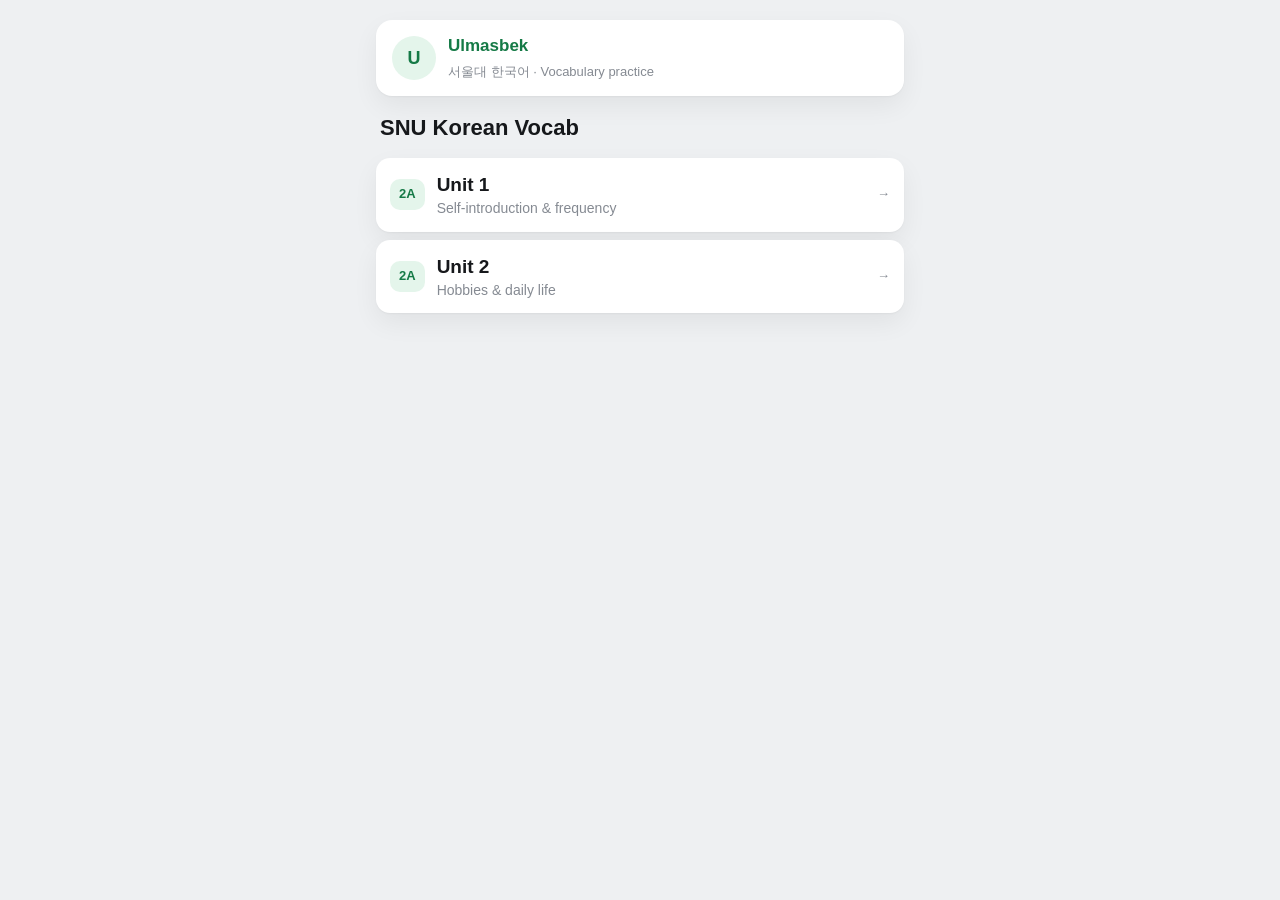
<file: index.html>
<!doctype html>
<html lang="en">
<head>
  <meta charset="utf-8">
  <meta name="viewport" content="width=device-width, initial-scale=1">
  <title>Korean Vocab</title>
  <link rel="stylesheet" href="shared/style.css">
</head>
<body>
  <div class="wrap">
    <div class="header">
      <div class="avatar" id="av"></div>
      <div class="who"><b id="au"></b><span id="sub"></span></div>
    </div>
    <h1 class="home-title" id="ttl"></h1>
    <div id="list"></div>
  </div>
  <script src="shared/site.js"></script>
  <script>
    const S = window.SITE, esc = s => String(s).replace(/[&<>"]/g, c => ({"&":"&amp;","<":"&lt;",">":"&gt;",'"':"&quot;"}[c]));
    document.title = S.title;
    av.textContent = S.initials; au.textContent = S.author; sub.textContent = S.subtitle; ttl.textContent = S.title;
    list.innerHTML = window.UNITS.length ? window.UNITS.map(u => `
      <a class="unit-link" href="units/${esc(u.id)}/index.html">
        <div class="row">
          <span class="book">${esc(u.book)}</span>
          <div class="body"><div class="k" style="font-family:var(--font)">${esc(u.title)}</div><div class="m">${esc(u.topic || "")}</div></div>
          <span class="count">→</span>
        </div>
      </a>`).join("") : '<div class="empty">No units yet.</div>';
  </script>
</body>
</html>
</file>
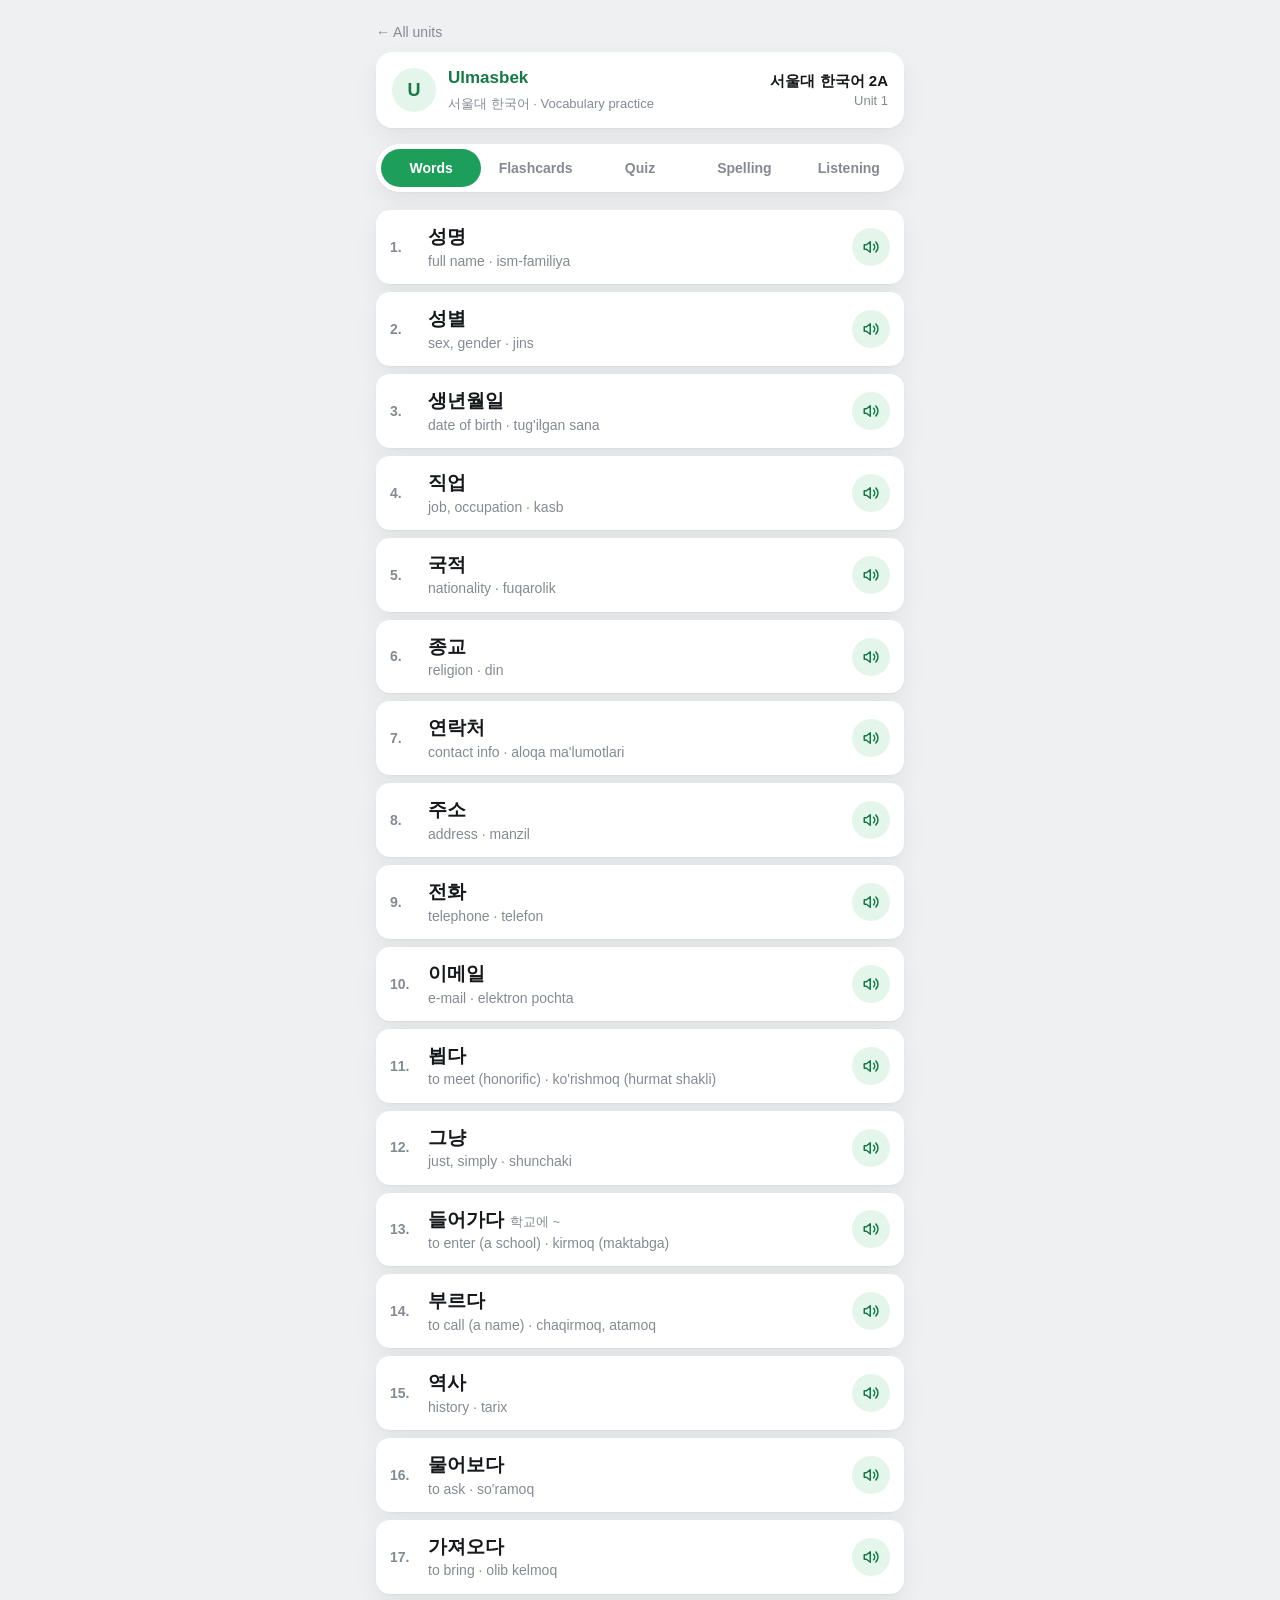
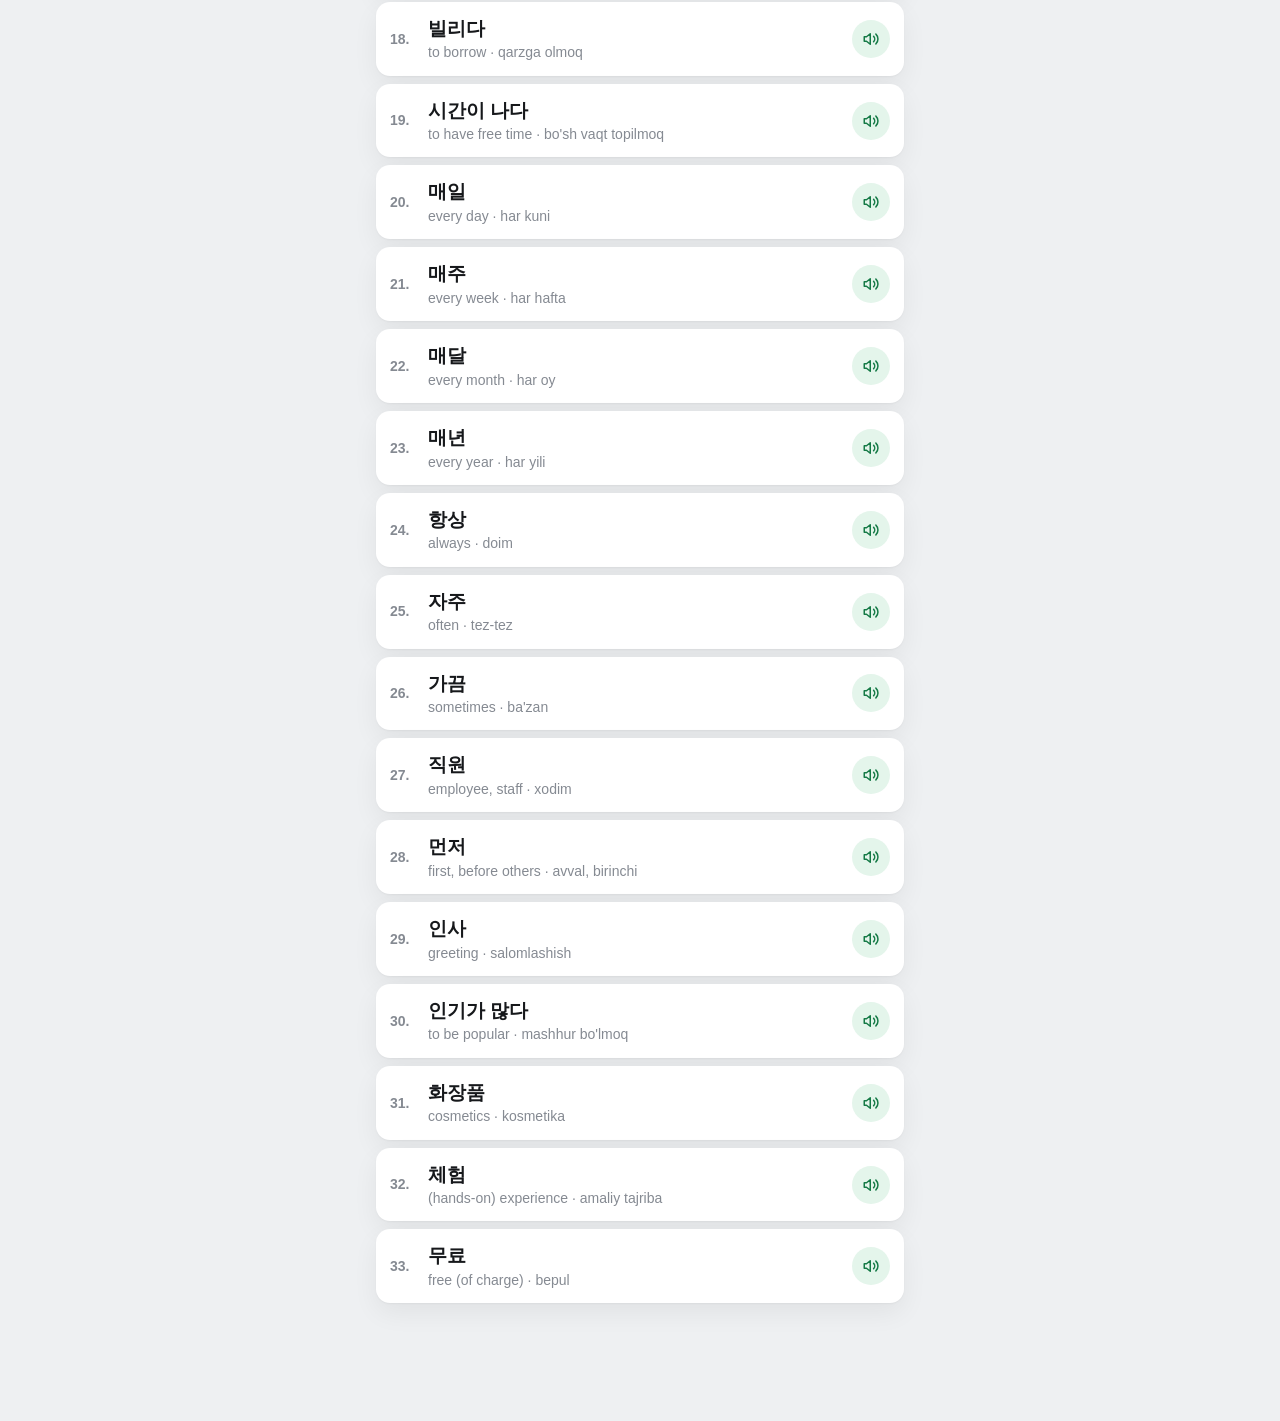
<file: units/2a-unit1/index.html>
<!doctype html>
<html lang="en">
<head>
  <meta charset="utf-8">
  <meta name="viewport" content="width=device-width, initial-scale=1">
  <title>Korean Vocab</title>
  <link rel="stylesheet" href="../../shared/style.css">
</head>
<body>
  <div class="wrap" id="app"></div>
  <script src="../../shared/site.js"></script>
  <script src="./data.js"></script>
  <script src="../../shared/app.js"></script>
  <script>loadUnit();</script>
</body>
</html>
</file>
<file: shared/style.css>
:root {
  --bg: #EEF0F2;
  --surface: #FFFFFF;
  --text: #16181B;
  --muted: #858A92;
  --border: #E6E8EB;
  --accent: #1E9E5B;
  --accent-dark: #157A46;
  --accent-soft: #E4F5EB;
  --red: #DF4A3F;
  --red-soft: #FBE8E6;
  --shadow: 0 1px 2px rgba(16,17,19,.04), 0 10px 26px rgba(16,17,19,.06);
  --radius: 16px;
  --font: -apple-system, BlinkMacSystemFont, "Segoe UI", Roboto, sans-serif;
  --font-ko: "Apple SD Gothic Neo", "Noto Sans KR", "Malgun Gothic", var(--font);
}
@media (prefers-color-scheme: dark) {
  :root {
    --bg: #111315; --surface: #1C1F22; --text: #ECEEF0; --muted: #8F949B;
    --border: #2A2E32; --accent: #2DB46C; --accent-dark: #4FCB86; --accent-soft: #1A3326;
    --red: #EF6458; --red-soft: #3A1F1D;
    --shadow: 0 1px 2px rgba(0,0,0,.3), 0 10px 26px rgba(0,0,0,.3);
  }
}
* { box-sizing: border-box; }
html, body { margin: 0; }
body {
  background: var(--bg); color: var(--text); font-family: var(--font);
  line-height: 1.45; -webkit-font-smoothing: antialiased;
}
.ko { font-family: var(--font-ko); }
button { font: inherit; color: inherit; cursor: pointer; border: 0; background: none; }

.wrap { max-width: 560px; margin: 0 auto; padding: 20px 16px 110px; }

/* Header */
.header {
  display: flex; align-items: center; gap: 12px;
  background: var(--surface); border-radius: var(--radius); box-shadow: var(--shadow);
  padding: 14px 16px; margin-bottom: 16px;
}
.avatar {
  width: 44px; height: 44px; border-radius: 50%; flex: none;
  display: grid; place-items: center; font-weight: 700; font-size: 18px;
  background: var(--accent-soft); color: var(--accent-dark);
}
.who { flex: 1; min-width: 0; }
.who b { display: block; color: var(--accent-dark); font-size: 17px; }
.who span { color: var(--muted); font-size: 13px; }
.unit-tag { text-align: right; font-size: 13px; color: var(--muted); }
.unit-tag b { display: block; color: var(--text); font-size: 15px; font-family: var(--font-ko); }
.back { display: inline-block; margin-bottom: 10px; color: var(--muted); text-decoration: none; font-size: 14px; }
.back:hover { color: var(--accent-dark); }

/* Tabs */
.tabs {
  display: flex; gap: 4px; background: var(--surface); padding: 5px;
  border-radius: 999px; box-shadow: var(--shadow); margin-bottom: 18px;
}
.tab { flex: 1; padding: 9px 6px; border-radius: 999px; font-weight: 600; font-size: 14px; color: var(--muted); }
.tab.active { background: var(--accent); color: #fff; }
.tab .ic { display: none; }
@media (max-width: 480px) {
  .tabs {
    position: fixed; left: 8px; right: 8px; bottom: 8px; z-index: 10;
    border-radius: 18px; margin: 0; padding: 6px;
  }
  .tab { border-radius: 12px; font-size: 11px; display: flex; flex-direction: column; align-items: center; gap: 2px; }
  .tab .ic { display: block; font-size: 18px; line-height: 1; }
}

/* Cards */
.card { background: var(--surface); border-radius: var(--radius); box-shadow: var(--shadow); padding: 18px; }
.row {
  display: flex; align-items: center; gap: 12px;
  background: var(--surface); border-radius: 14px; box-shadow: var(--shadow);
  padding: 13px 14px; margin-bottom: 8px;
}
.row .n { color: var(--muted); font-weight: 600; width: 26px; flex: none; font-size: 14px; }
.row .body { flex: 1; min-width: 0; }
.row .k { font-family: var(--font-ko); font-weight: 700; font-size: 19px; }
.row .note { color: var(--muted); font-size: 13px; margin-left: 6px; font-family: var(--font-ko); font-weight: 400; }
.row .m { color: var(--muted); font-size: 14px; }
.speak {
  width: 38px; height: 38px; border-radius: 50%; flex: none;
  display: grid; place-items: center; background: var(--accent-soft); color: var(--accent-dark);
}
.speak svg { width: 18px; height: 18px; }

/* Meta line + progress */
.meta { display: flex; justify-content: space-between; align-items: center; color: var(--muted); font-size: 14px; font-weight: 600; margin-bottom: 8px; }
.bar { height: 6px; background: var(--border); border-radius: 99px; overflow: hidden; margin-bottom: 16px; }
.bar i { display: block; height: 100%; background: var(--accent); border-radius: 99px; transition: width .25s; }

/* Buttons */
.btn {
  display: inline-flex; align-items: center; justify-content: center; gap: 6px;
  padding: 11px 18px; border-radius: 12px; font-weight: 600;
  background: var(--accent); color: #fff;
}
.btn:hover { background: var(--accent-dark); }
.btn.ghost { background: var(--surface); color: var(--text); box-shadow: var(--shadow); }
.btn.ghost:hover { background: var(--accent-soft); }
.btn.small { padding: 7px 12px; font-size: 13px; }
.btn-row { display: flex; gap: 10px; justify-content: center; margin-top: 16px; }

/* Flashcard */
.flash {
  min-height: 260px; display: flex; flex-direction: column; align-items: center; justify-content: center;
  text-align: center; cursor: pointer; user-select: none; gap: 10px;
}
.flash .big { font-family: var(--font-ko); font-size: 38px; font-weight: 700; }
.flash .en { font-size: 22px; font-weight: 600; }
.flash .uz { font-size: 17px; color: var(--muted); }
.flash .hint { color: var(--muted); font-size: 13px; }

/* Quiz */
.prompt { text-align: center; padding: 18px 8px 22px; }
.prompt .big { font-family: var(--font-ko); font-size: 34px; font-weight: 700; }
.prompt .en { font-size: 21px; font-weight: 600; }
.prompt .uz { color: var(--muted); }
.opts { display: grid; gap: 8px; }
.opt {
  text-align: left; padding: 13px 15px; border-radius: 12px;
  background: var(--surface); border: 1.5px solid var(--border);
}
.opt:hover:not(:disabled) { border-color: var(--accent); }
.opt .uz { display: block; color: var(--muted); font-size: 13px; }
.opt.right { border-color: var(--accent); background: var(--accent-soft); }
.opt.wrong { border-color: var(--red); background: var(--red-soft); }
.opt:disabled { cursor: default; }

/* Spelling */
.spell-in {
  width: 100%; padding: 14px; border-radius: 12px; border: 1.5px solid var(--border);
  background: var(--surface); color: var(--text); font-family: var(--font-ko); font-size: 20px; text-align: center;
}
.spell-in:focus { outline: none; border-color: var(--accent); }
.feedback { text-align: center; margin-top: 12px; font-weight: 600; min-height: 24px; }
.feedback.ok { color: var(--accent-dark); }
.feedback.bad { color: var(--red); }

/* Listening */
.big-speak {
  width: 110px; height: 110px; border-radius: 50%; margin: 10px auto 22px; display: grid; place-items: center;
  background: var(--accent); color: #fff; box-shadow: 0 10px 24px rgba(30,158,91,.3);
}
.big-speak svg { width: 44px; height: 44px; }

/* Result */
.result { text-align: center; }
.result .score { font-size: 46px; font-weight: 800; color: var(--accent-dark); }
.result h2 { margin: 4px 0 6px; }
.missed { margin-top: 18px; text-align: left; }
.missed h3 { font-size: 15px; color: var(--muted); margin: 0 0 8px; }

/* Home */
.home-title { font-size: 22px; margin: 6px 4px 14px; }
.unit-link { text-decoration: none; color: inherit; }
.unit-link .row:hover { outline: 2px solid var(--accent); }
.book { background: var(--accent-soft); color: var(--accent-dark); font-weight: 700; border-radius: 10px; padding: 6px 9px; font-size: 13px; flex: none; }
.count { color: var(--muted); font-size: 13px; flex: none; }
.empty { color: var(--muted); text-align: center; padding: 30px; }
.voice-warn { font-size: 13px; color: var(--muted); text-align: center; margin-top: 14px; }
</file>
